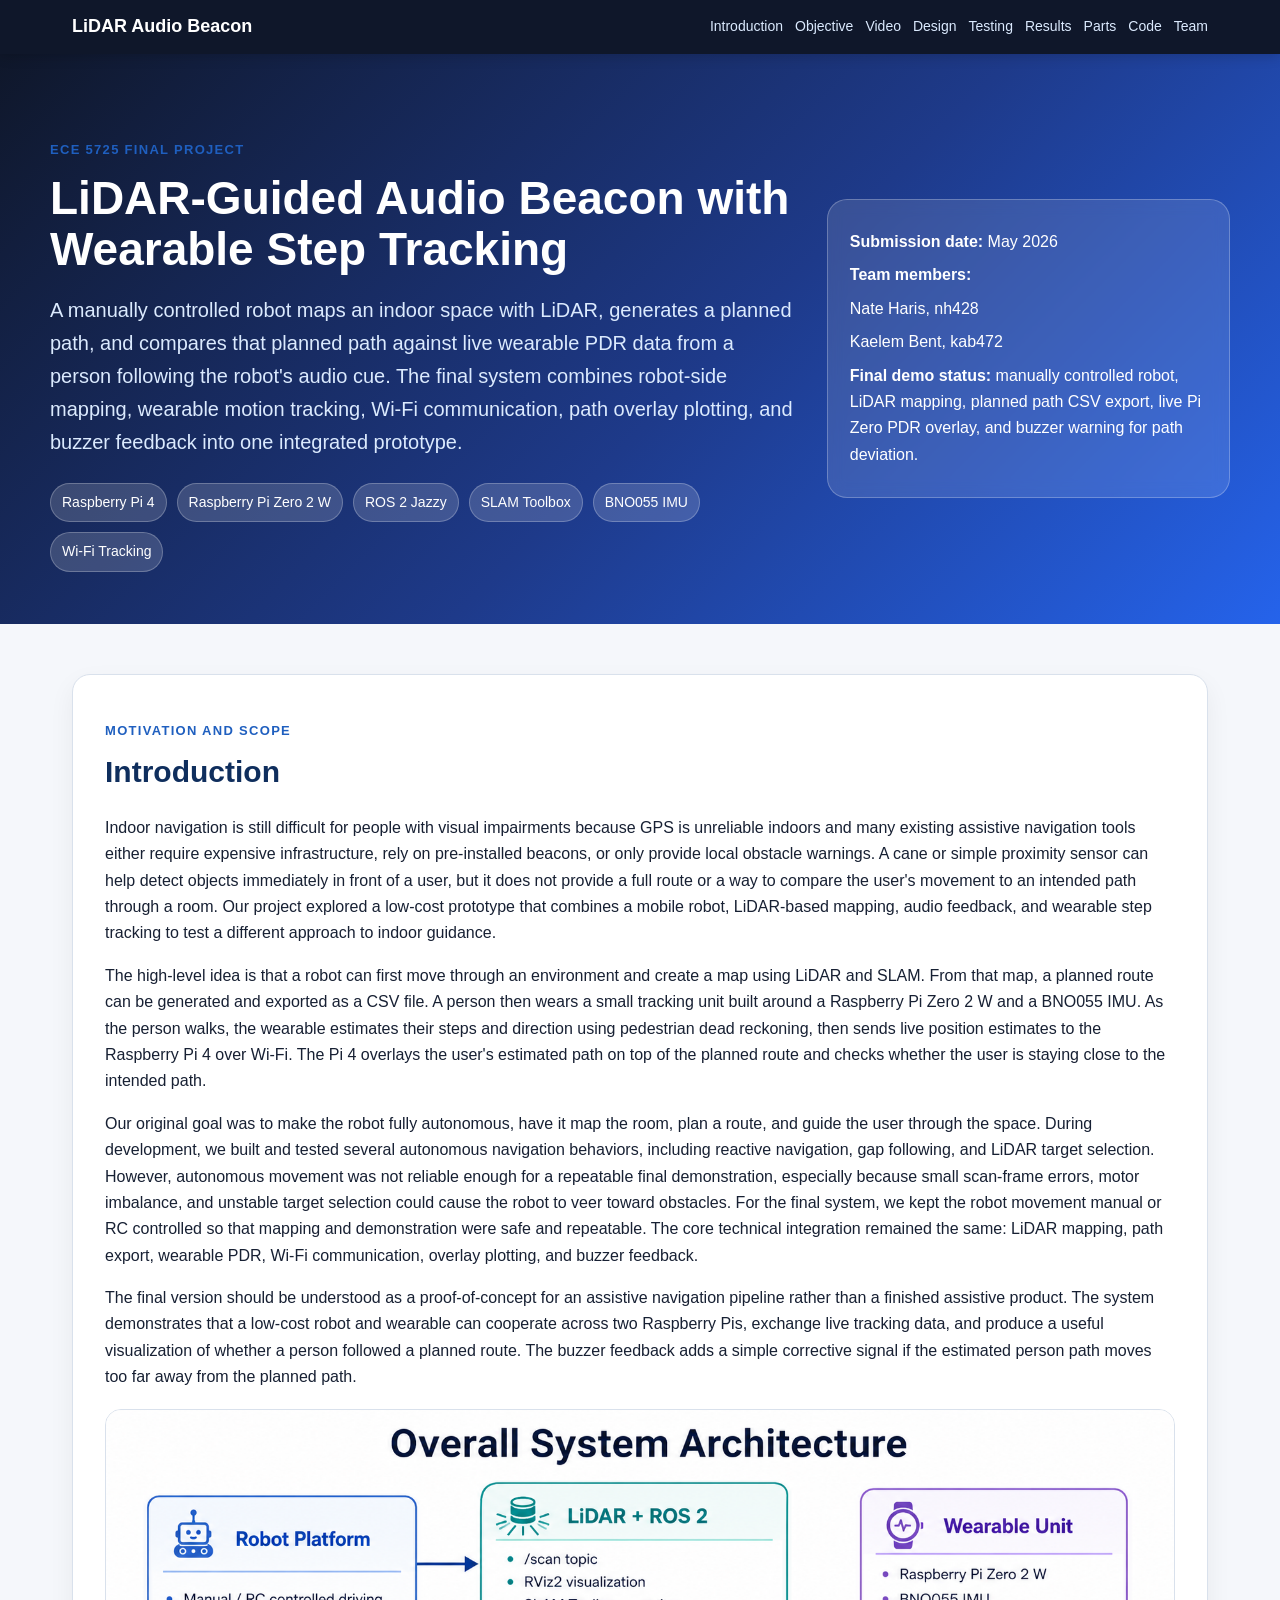
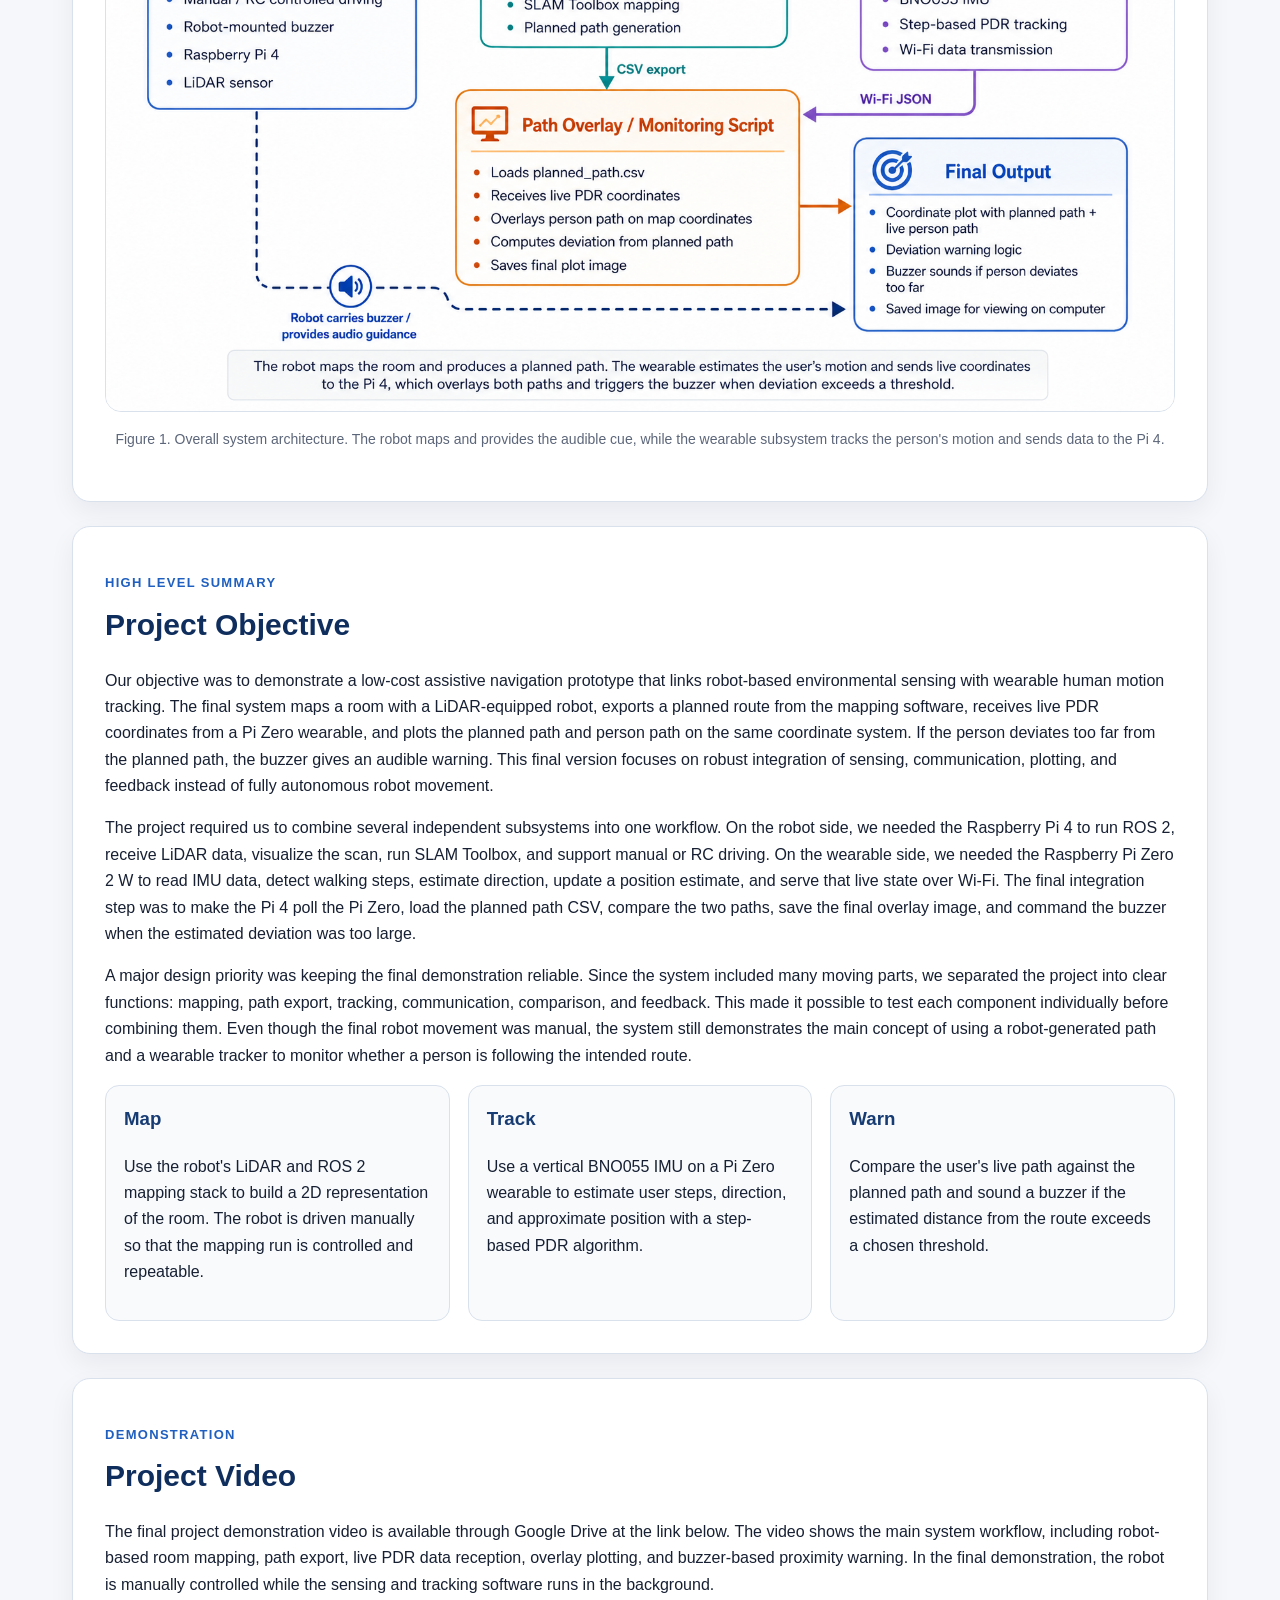
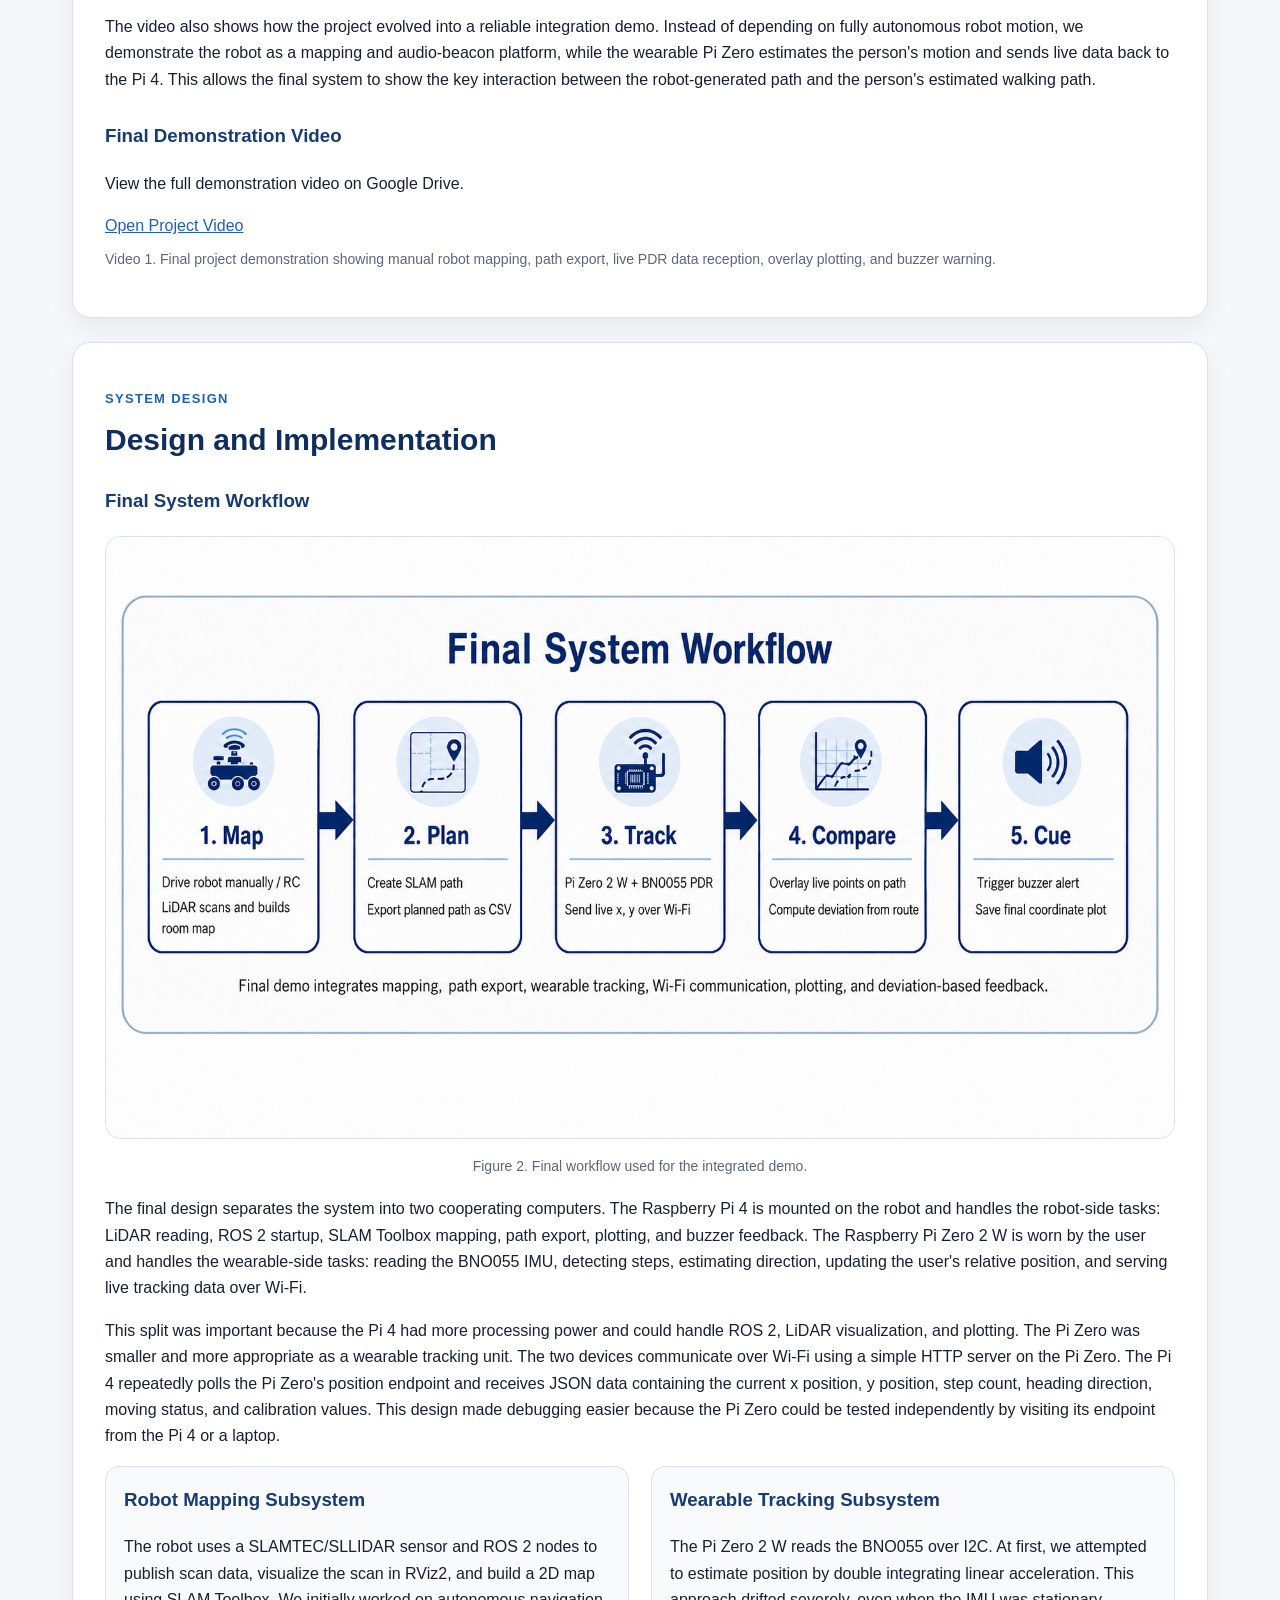
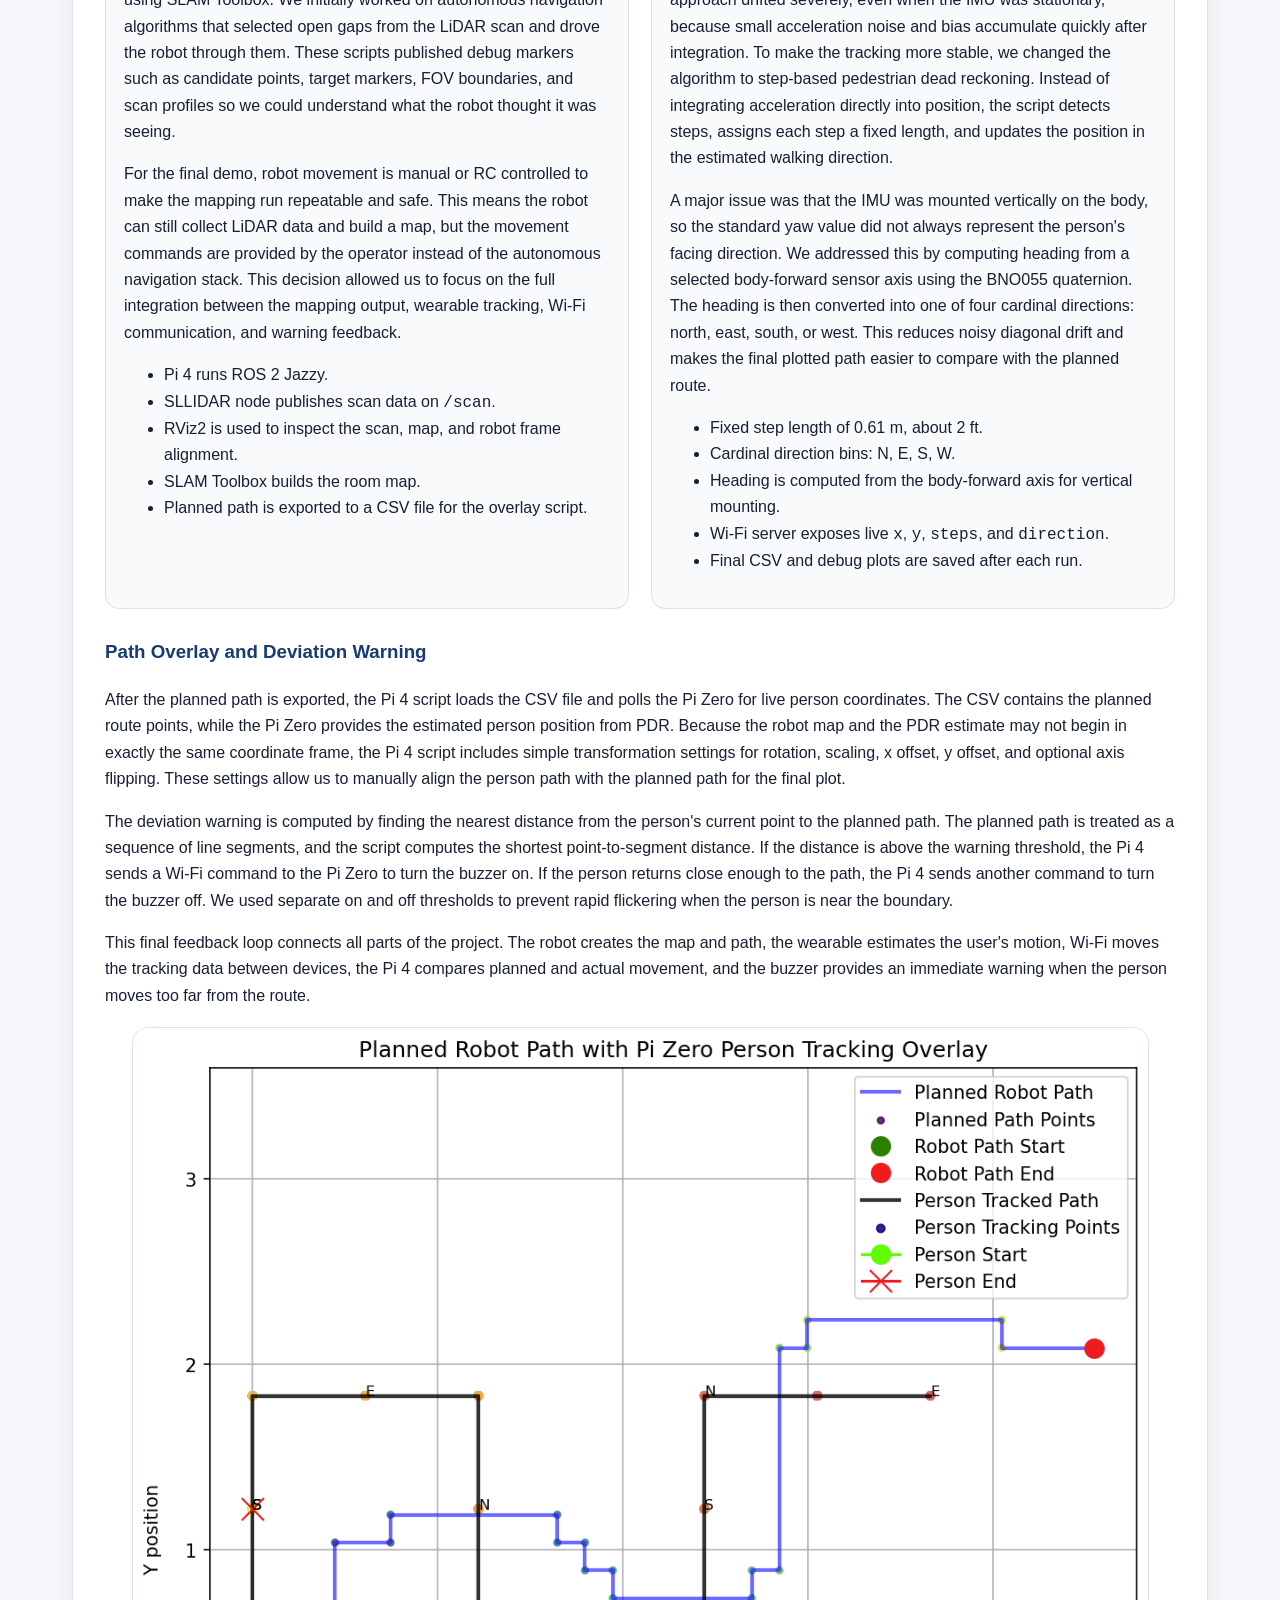
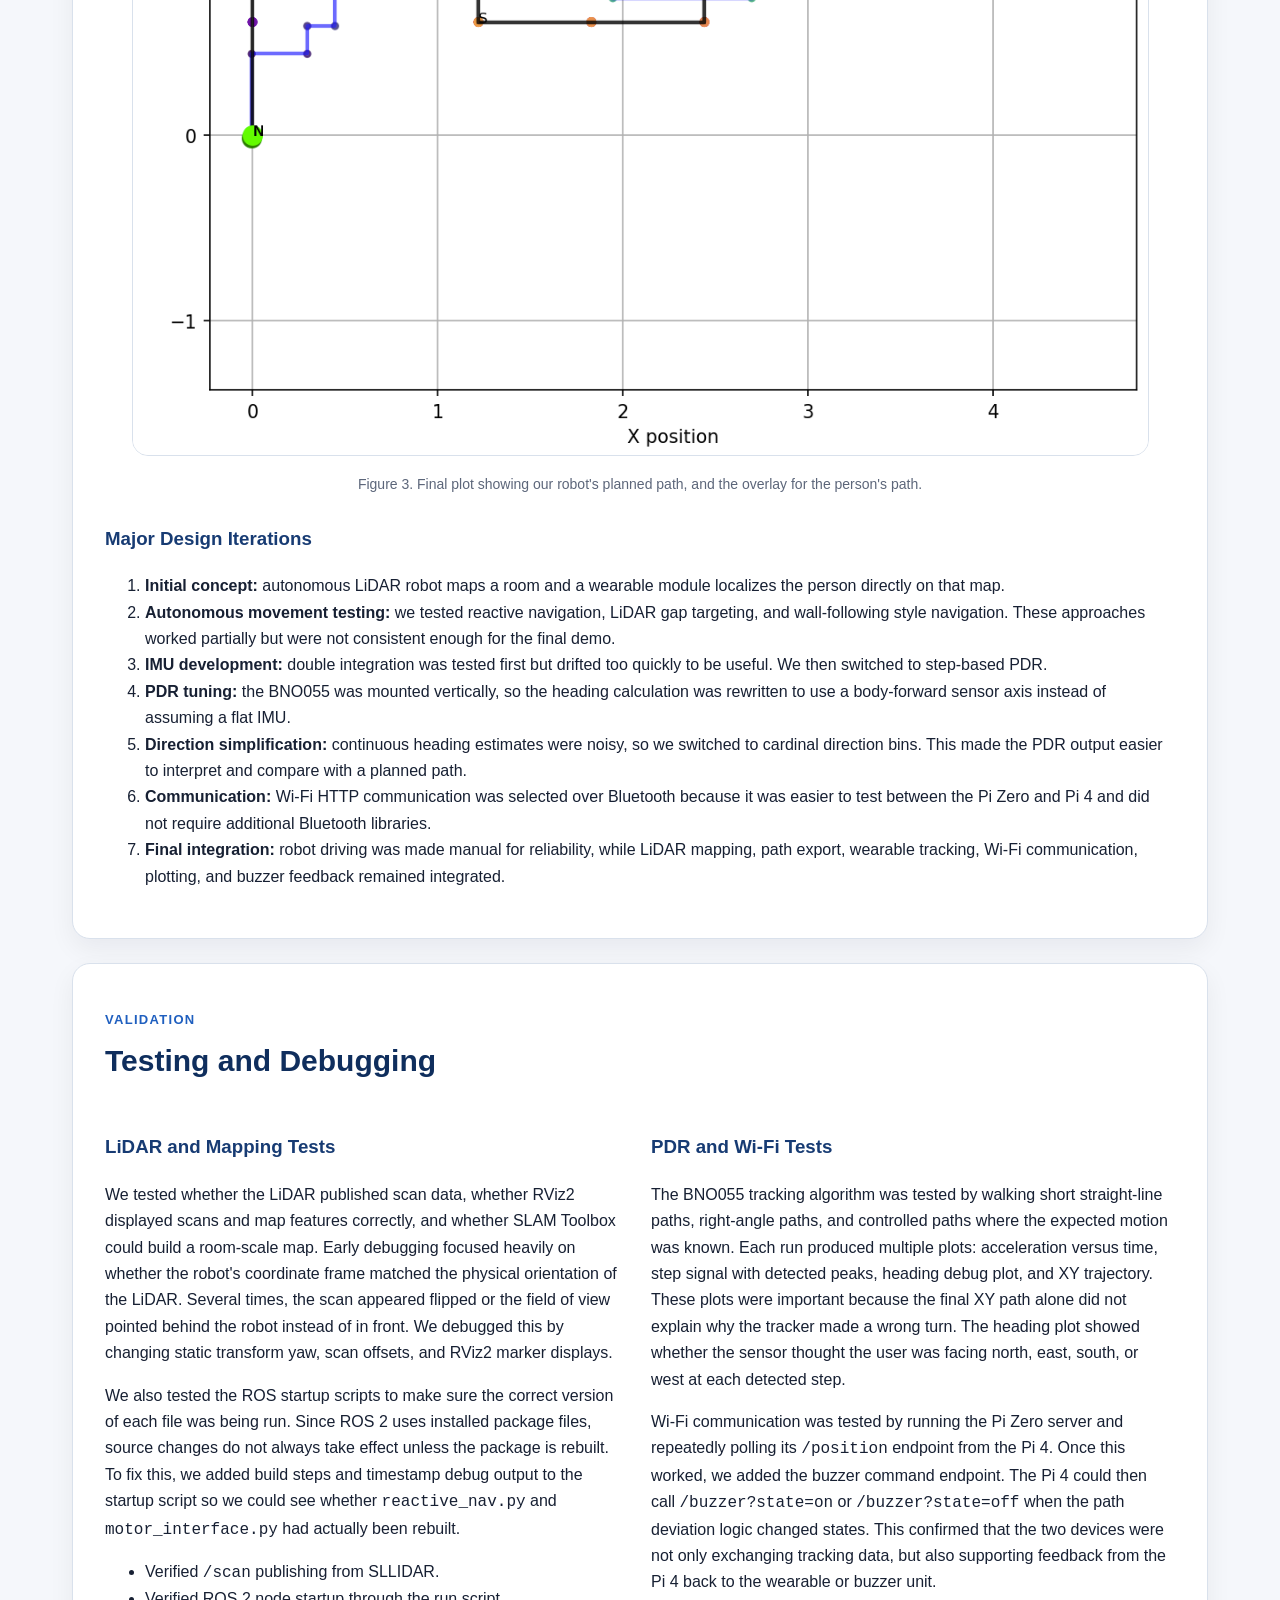
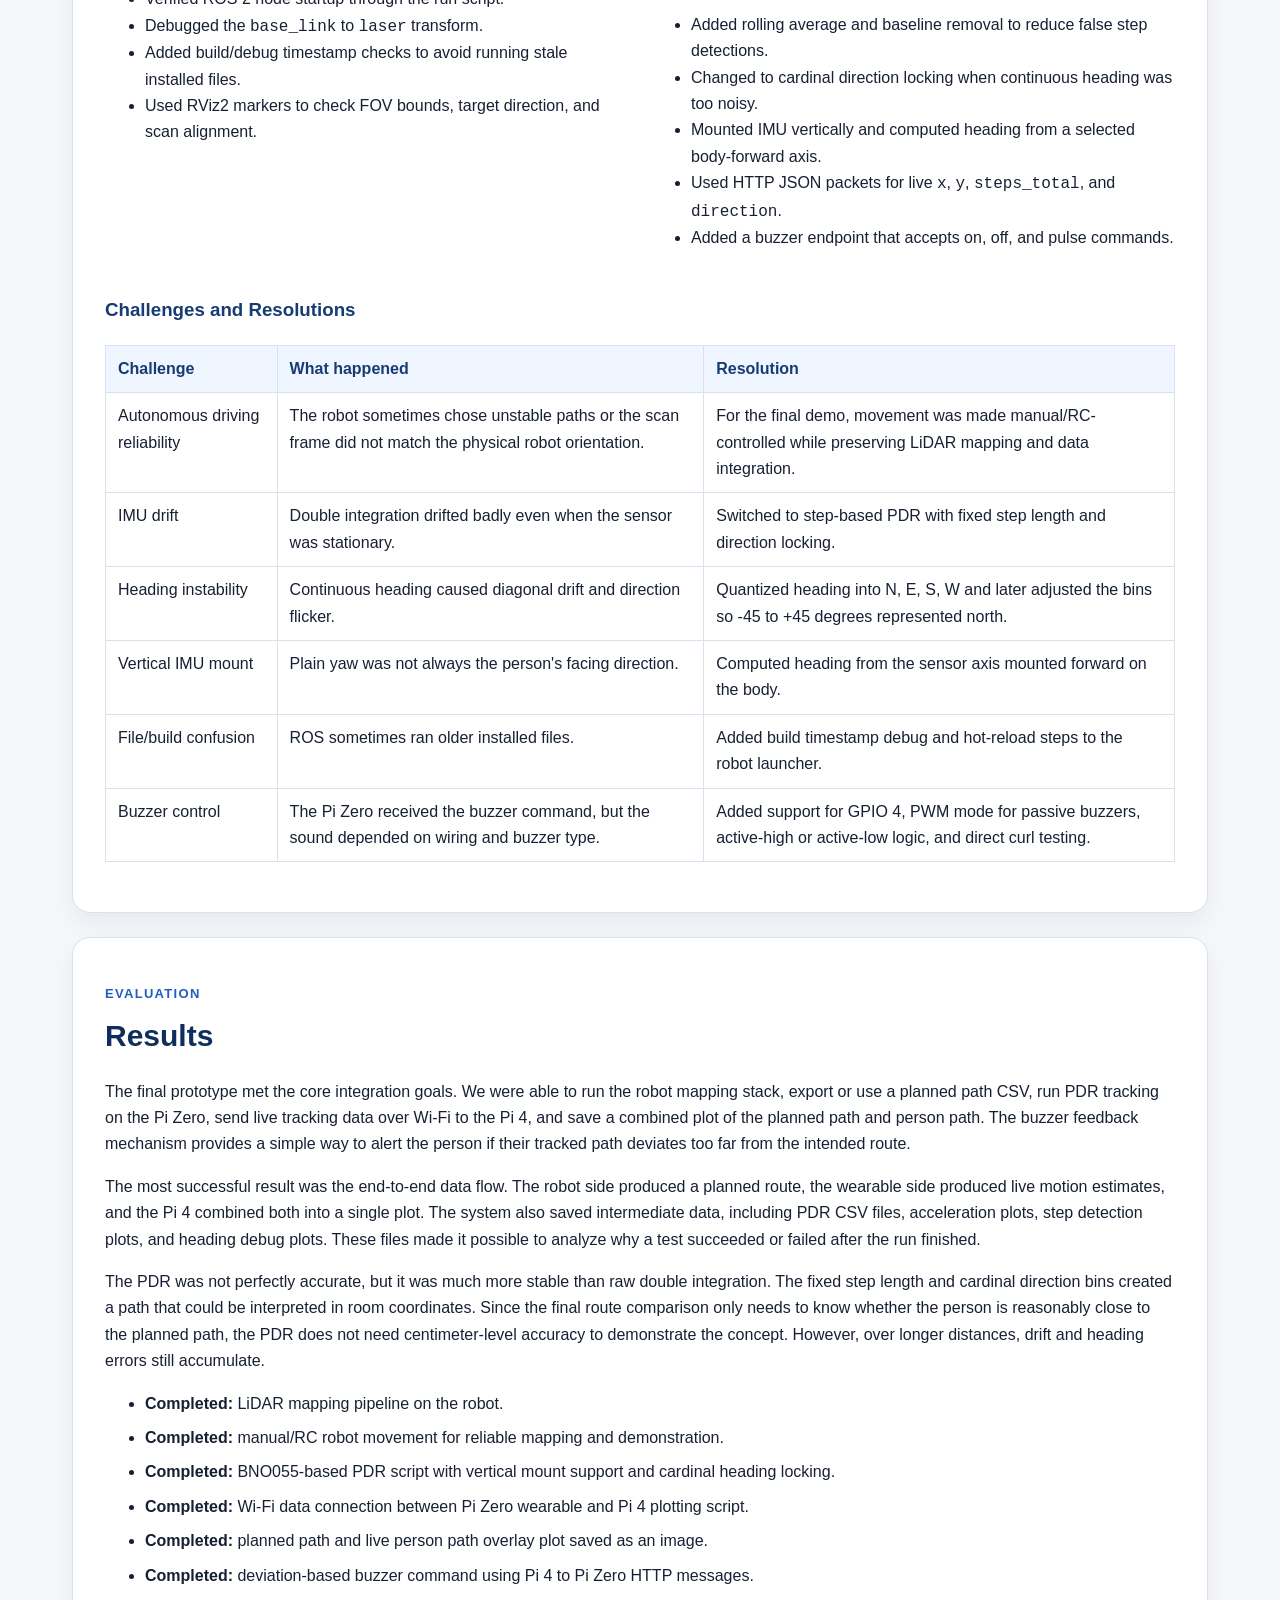
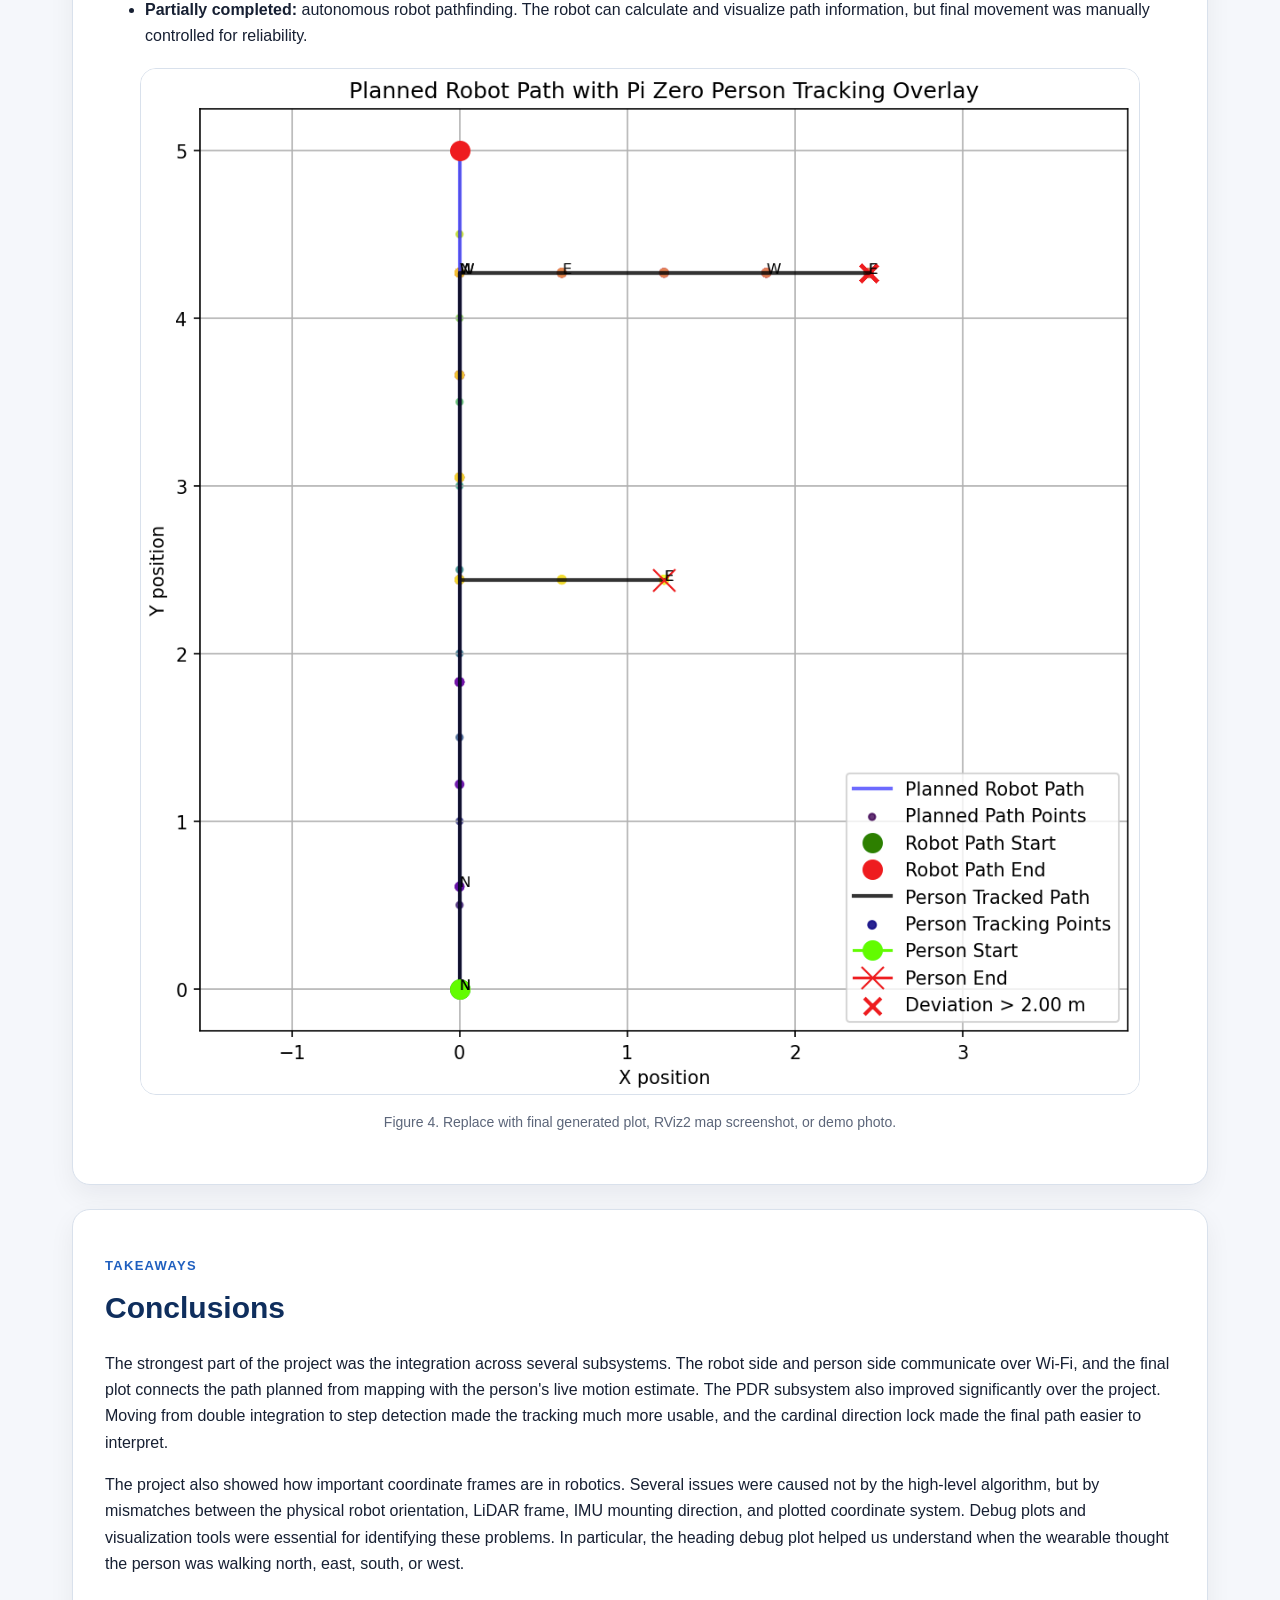
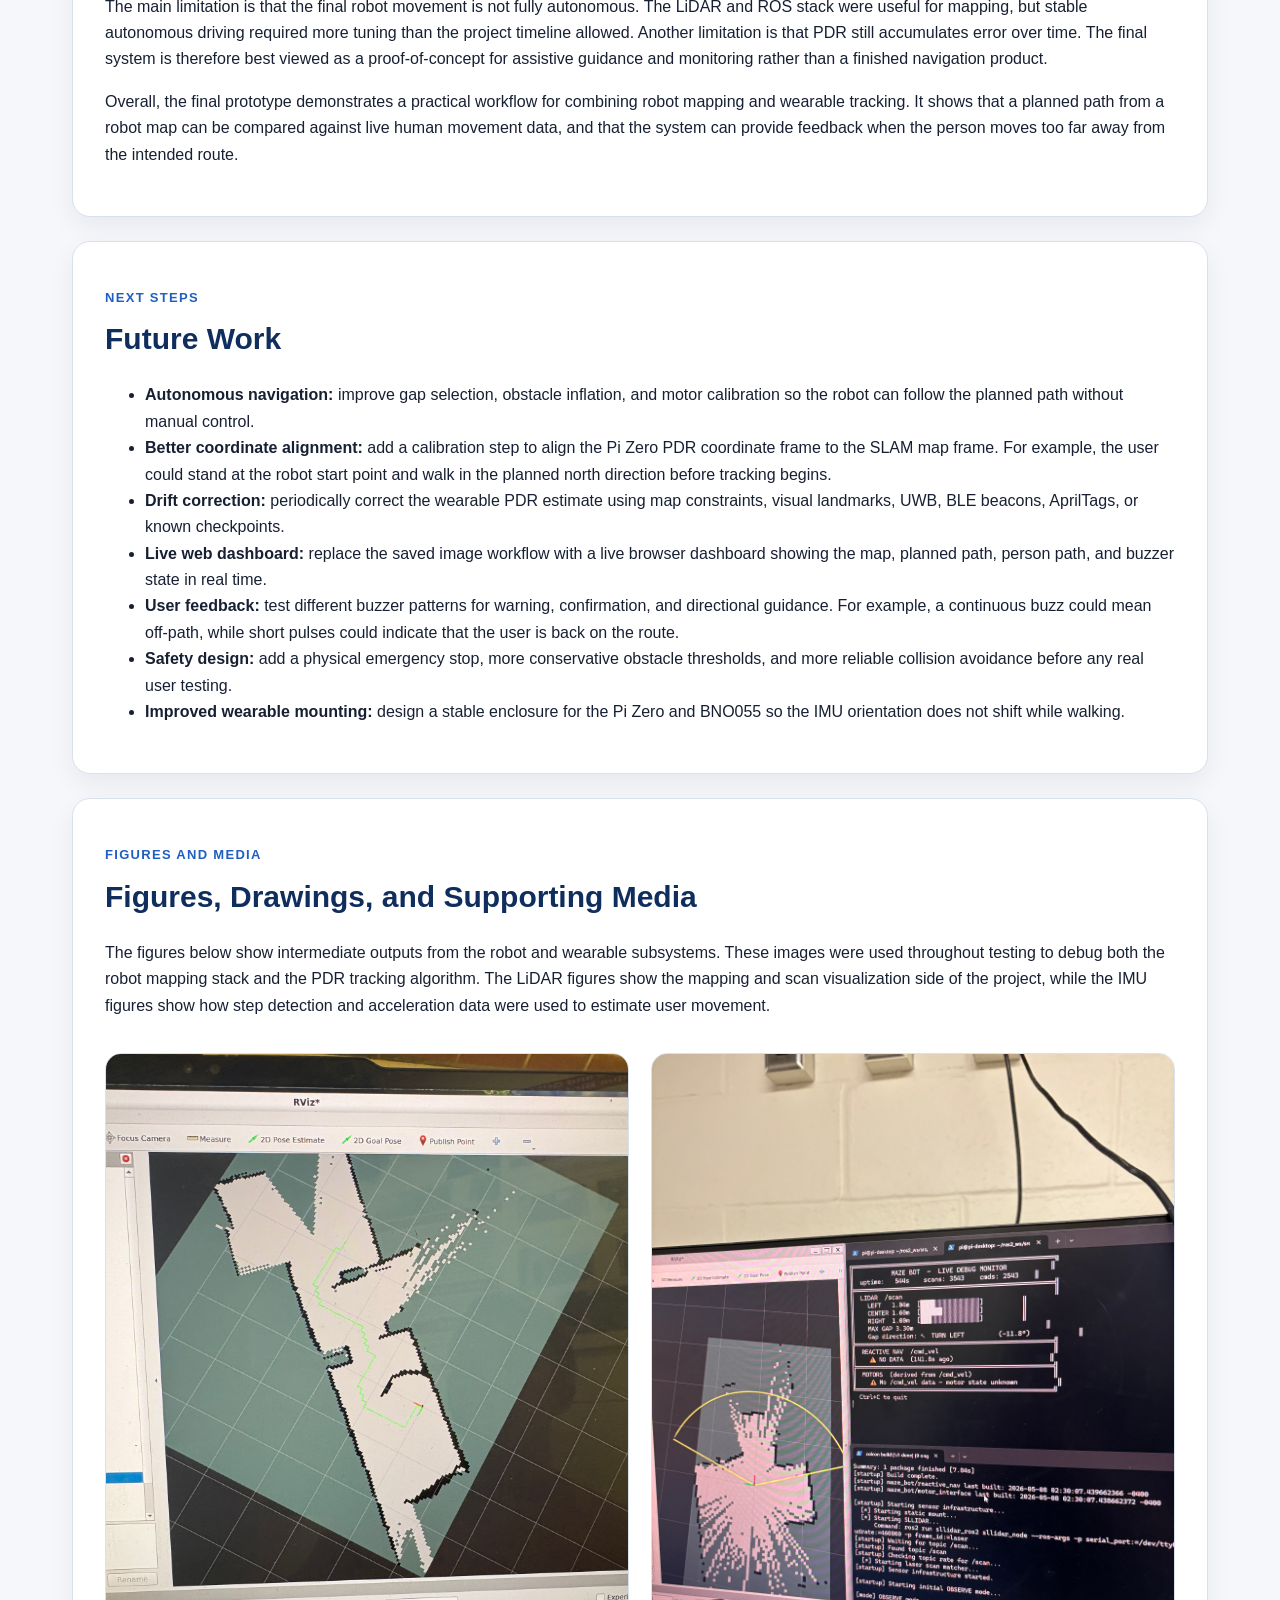
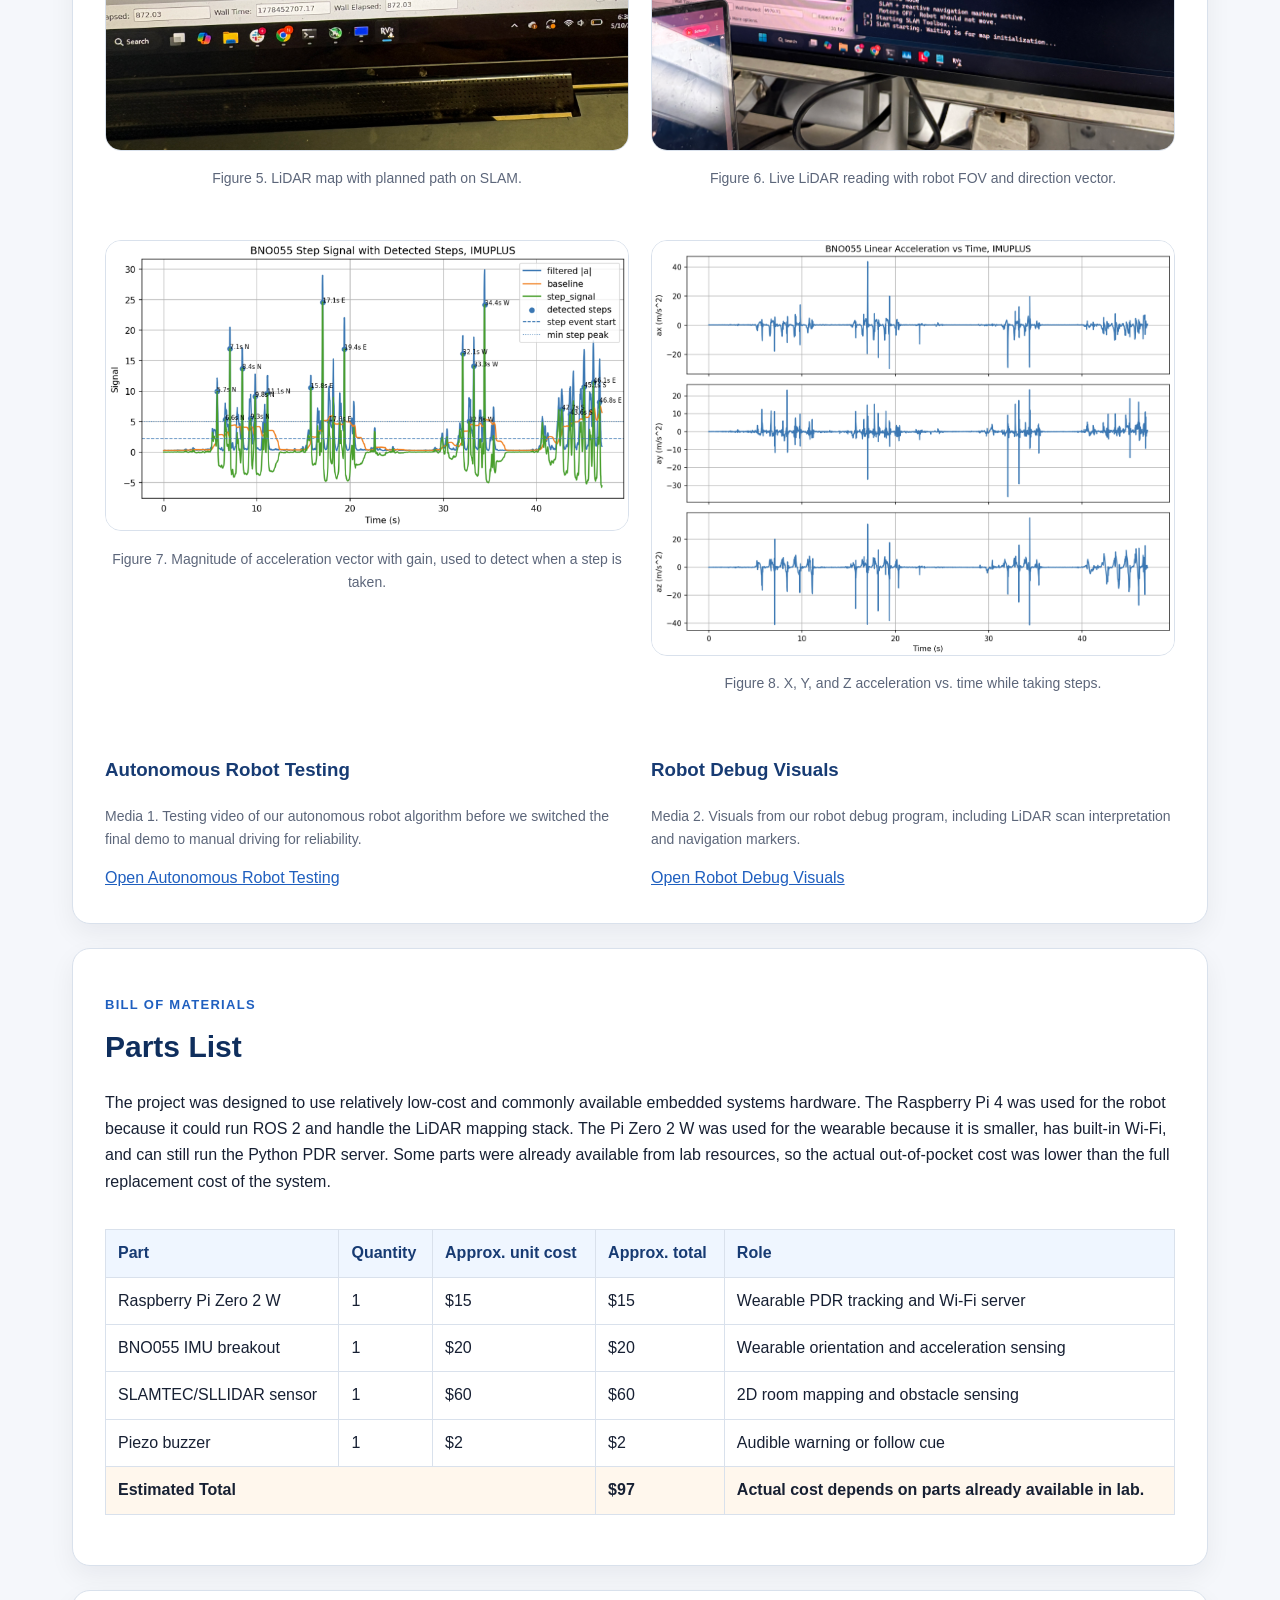
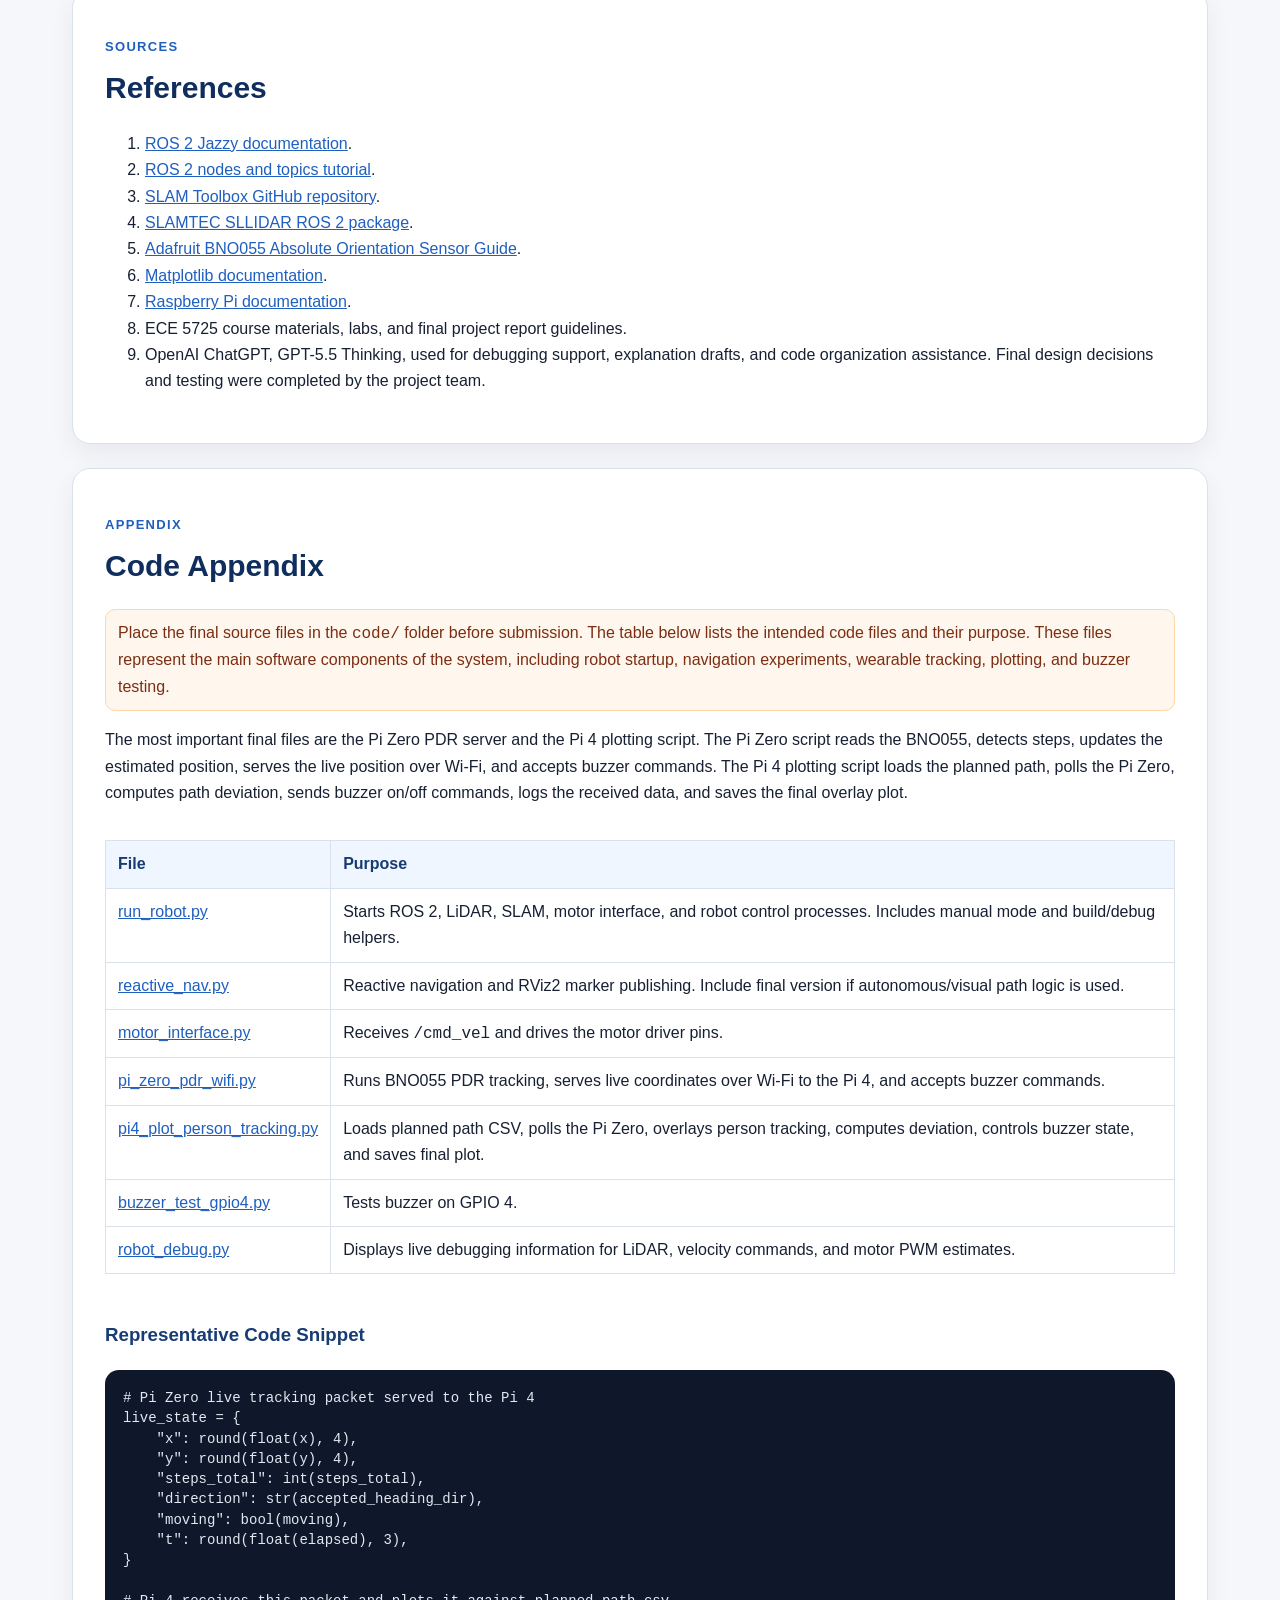
<file: index.html>
<!DOCTYPE html>
<html lang="en">
<head>
  <meta charset="utf-8">
  <meta name="viewport" content="width=device-width, initial-scale=1">
  <meta name="description" content="ECE 5725 final project report for a LiDAR-guided audio beacon robot with wearable IMU person tracking.">
  <meta name="author" content="Kaelem Bent and Nate Haris">
  <title>LiDAR-Guided Audio Beacon with Wearable Step Tracking</title>
  <link rel="stylesheet" href="starter-template.css">
</head>

<body>
  <nav class="navbar" aria-label="Main navigation">
    <div class="navbar-inner">
      <a class="brand" href="#top">LiDAR Audio Beacon</a>
      <div class="navlinks">
        <a href="#intro">Introduction</a>
        <a href="#objective">Objective</a>
        <a href="#video">Video</a>
        <a href="#design">Design</a>
        <a href="#testing">Testing</a>
        <a href="#results">Results</a>
        <a href="#parts">Parts</a>
        <a href="#code">Code</a>
        <a href="#team">Team</a>
      </div>
    </div>
  </nav>

  <header class="hero" id="top">
    <div class="hero-content">
      <div>
        <p class="kicker">ECE 5725 Final Project</p>
        <h1>LiDAR-Guided Audio Beacon with Wearable Step Tracking</h1>
        <p class="lead">
          A manually controlled robot maps an indoor space with LiDAR, generates a planned path, and compares that planned path against live wearable PDR data from a person following the robot's audio cue. The final system combines robot-side mapping, wearable motion tracking, Wi-Fi communication, path overlay plotting, and buzzer feedback into one integrated prototype.
        </p>
        <div class="badge-row">
          <span class="badge">Raspberry Pi 4</span>
          <span class="badge">Raspberry Pi Zero 2 W</span>
          <span class="badge">ROS 2 Jazzy</span>
          <span class="badge">SLAM Toolbox</span>
          <span class="badge">BNO055 IMU</span>
          <span class="badge">Wi-Fi Tracking</span>
        </div>
      </div>

      <aside class="hero-card">
        <p><strong>Submission date:</strong> May 2026</p>
        <p><strong>Team members:</strong></p>
        <p>Nate Haris, nh428</p>
        <p>Kaelem Bent, kab472</p>
        <p><strong>Final demo status:</strong> manually controlled robot, LiDAR mapping, planned path CSV export, live Pi Zero PDR overlay, and buzzer warning for path deviation.</p>
      </aside>
    </div>
  </header>

  <main class="container">
    <section class="section" id="intro">
      <p class="kicker">Motivation and Scope</p>
      <h2>Introduction</h2>

      <p>
        Indoor navigation is still difficult for people with visual impairments because GPS is unreliable indoors and many existing assistive navigation tools either require expensive infrastructure, rely on pre-installed beacons, or only provide local obstacle warnings. A cane or simple proximity sensor can help detect objects immediately in front of a user, but it does not provide a full route or a way to compare the user's movement to an intended path through a room. Our project explored a low-cost prototype that combines a mobile robot, LiDAR-based mapping, audio feedback, and wearable step tracking to test a different approach to indoor guidance.
      </p>

      <p>
        The high-level idea is that a robot can first move through an environment and create a map using LiDAR and SLAM. From that map, a planned route can be generated and exported as a CSV file. A person then wears a small tracking unit built around a Raspberry Pi Zero 2 W and a BNO055 IMU. As the person walks, the wearable estimates their steps and direction using pedestrian dead reckoning, then sends live position estimates to the Raspberry Pi 4 over Wi-Fi. The Pi 4 overlays the user's estimated path on top of the planned route and checks whether the user is staying close to the intended path.
      </p>

      <p>
        Our original goal was to make the robot fully autonomous, have it map the room, plan a route, and guide the user through the space. During development, we built and tested several autonomous navigation behaviors, including reactive navigation, gap following, and LiDAR target selection. However, autonomous movement was not reliable enough for a repeatable final demonstration, especially because small scan-frame errors, motor imbalance, and unstable target selection could cause the robot to veer toward obstacles. For the final system, we kept the robot movement manual or RC controlled so that mapping and demonstration were safe and repeatable. The core technical integration remained the same: LiDAR mapping, path export, wearable PDR, Wi-Fi communication, overlay plotting, and buzzer feedback.
      </p>

      <p>
        The final version should be understood as a proof-of-concept for an assistive navigation pipeline rather than a finished assistive product. The system demonstrates that a low-cost robot and wearable can cooperate across two Raspberry Pis, exchange live tracking data, and produce a useful visualization of whether a person followed a planned route. The buzzer feedback adds a simple corrective signal if the estimated person path moves too far away from the planned path.
      </p>

      <div class="figure">
        <img src="img/overall_system_arch.png" alt="System architecture diagram showing robot, LiDAR, Pi 4, Pi Zero wearable, Wi-Fi, plot overlay, and buzzer feedback.">
        <p class="caption">Figure 1. Overall system architecture. The robot maps and provides the audible cue, while the wearable subsystem tracks the person's motion and sends data to the Pi 4.</p>
      </div>
    </section>

    <section class="section" id="objective">
      <p class="kicker">High Level Summary</p>
      <h2>Project Objective</h2>

      <p>
        Our objective was to demonstrate a low-cost assistive navigation prototype that links robot-based environmental sensing with wearable human motion tracking. The final system maps a room with a LiDAR-equipped robot, exports a planned route from the mapping software, receives live PDR coordinates from a Pi Zero wearable, and plots the planned path and person path on the same coordinate system. If the person deviates too far from the planned path, the buzzer gives an audible warning. This final version focuses on robust integration of sensing, communication, plotting, and feedback instead of fully autonomous robot movement.
      </p>

      <p>
        The project required us to combine several independent subsystems into one workflow. On the robot side, we needed the Raspberry Pi 4 to run ROS 2, receive LiDAR data, visualize the scan, run SLAM Toolbox, and support manual or RC driving. On the wearable side, we needed the Raspberry Pi Zero 2 W to read IMU data, detect walking steps, estimate direction, update a position estimate, and serve that live state over Wi-Fi. The final integration step was to make the Pi 4 poll the Pi Zero, load the planned path CSV, compare the two paths, save the final overlay image, and command the buzzer when the estimated deviation was too large.
      </p>

      <p>
        A major design priority was keeping the final demonstration reliable. Since the system included many moving parts, we separated the project into clear functions: mapping, path export, tracking, communication, comparison, and feedback. This made it possible to test each component individually before combining them. Even though the final robot movement was manual, the system still demonstrates the main concept of using a robot-generated path and a wearable tracker to monitor whether a person is following the intended route.
      </p>

      <div class="grid-3">
        <div class="card">
          <h3>Map</h3>
          <p>
            Use the robot's LiDAR and ROS 2 mapping stack to build a 2D representation of the room. The robot is driven manually so that the mapping run is controlled and repeatable.
          </p>
        </div>

        <div class="card">
          <h3>Track</h3>
          <p>
            Use a vertical BNO055 IMU on a Pi Zero wearable to estimate user steps, direction, and approximate position with a step-based PDR algorithm.
          </p>
        </div>

        <div class="card">
          <h3>Warn</h3>
          <p>
            Compare the user's live path against the planned path and sound a buzzer if the estimated distance from the route exceeds a chosen threshold.
          </p>
        </div>
      </div>
    </section>

    <section class="section" id="video">
      <p class="kicker">Demonstration</p>
      <h2>Project Video</h2>

      <p>
        The final project demonstration video is available through Google Drive at the link below. The video shows the main system workflow, including robot-based room mapping, path export, live PDR data reception, overlay plotting, and buzzer-based proximity warning. In the final demonstration, the robot is manually controlled while the sensing and tracking software runs in the background.
      </p>

      <p>
        The video also shows how the project evolved into a reliable integration demo. Instead of depending on fully autonomous robot motion, we demonstrate the robot as a mapping and audio-beacon platform, while the wearable Pi Zero estimates the person's motion and sends live data back to the Pi 4. This allows the final system to show the key interaction between the robot-generated path and the person's estimated walking path.
      </p>

      <div class="video-link-card">
        <h3>Final Demonstration Video</h3>
        <p>
          View the full demonstration video on Google Drive.
        </p>
        <a 
          class="button-link" 
          href="https://drive.google.com/file/d/1sSxPw5KhJoVCqaaxgwFMG3gSOGrFm-MX/view?usp=drive_link" 
          target="_blank" 
          rel="noopener noreferrer"
        >
          Open Project Video
        </a>
      </div>

      <p class="caption">
        Video 1. Final project demonstration showing manual robot mapping, path export, live PDR data reception, overlay plotting, and buzzer warning.
      </p>
    </section>

    <section class="section" id="design">
      <p class="kicker">System Design</p>
      <h2>Design and Implementation</h2>

      <h3>Final System Workflow</h3>
      <div class="figure">
        <img src="img/workflow.png" alt="Workflow diagram from mapping to path export, person tracking, overlay comparison, and buzzer cue.">
        <p class="caption">Figure 2. Final workflow used for the integrated demo.</p>
      </div>

      <p>
        The final design separates the system into two cooperating computers. The Raspberry Pi 4 is mounted on the robot and handles the robot-side tasks: LiDAR reading, ROS 2 startup, SLAM Toolbox mapping, path export, plotting, and buzzer feedback. The Raspberry Pi Zero 2 W is worn by the user and handles the wearable-side tasks: reading the BNO055 IMU, detecting steps, estimating direction, updating the user's relative position, and serving live tracking data over Wi-Fi.
      </p>

      <p>
        This split was important because the Pi 4 had more processing power and could handle ROS 2, LiDAR visualization, and plotting. The Pi Zero was smaller and more appropriate as a wearable tracking unit. The two devices communicate over Wi-Fi using a simple HTTP server on the Pi Zero. The Pi 4 repeatedly polls the Pi Zero's position endpoint and receives JSON data containing the current x position, y position, step count, heading direction, moving status, and calibration values. This design made debugging easier because the Pi Zero could be tested independently by visiting its endpoint from the Pi 4 or a laptop.
      </p>

      <div class="grid-2">
        <div class="card">
          <h3>Robot Mapping Subsystem</h3>
          <p>
            The robot uses a SLAMTEC/SLLIDAR sensor and ROS 2 nodes to publish scan data, visualize the scan in RViz2, and build a 2D map using SLAM Toolbox. We initially worked on autonomous navigation algorithms that selected open gaps from the LiDAR scan and drove the robot through them. These scripts published debug markers such as candidate points, target markers, FOV boundaries, and scan profiles so we could understand what the robot thought it was seeing.
          </p>
          <p>
            For the final demo, robot movement is manual or RC controlled to make the mapping run repeatable and safe. This means the robot can still collect LiDAR data and build a map, but the movement commands are provided by the operator instead of the autonomous navigation stack. This decision allowed us to focus on the full integration between the mapping output, wearable tracking, Wi-Fi communication, and warning feedback.
          </p>
          <ul>
            <li>Pi 4 runs ROS 2 Jazzy.</li>
            <li>SLLIDAR node publishes scan data on <code>/scan</code>.</li>
            <li>RViz2 is used to inspect the scan, map, and robot frame alignment.</li>
            <li>SLAM Toolbox builds the room map.</li>
            <li>Planned path is exported to a CSV file for the overlay script.</li>
          </ul>
        </div>

        <div class="card">
          <h3>Wearable Tracking Subsystem</h3>
          <p>
            The Pi Zero 2 W reads the BNO055 over I2C. At first, we attempted to estimate position by double integrating linear acceleration. This approach drifted severely, even when the IMU was stationary, because small acceleration noise and bias accumulate quickly after integration. To make the tracking more stable, we changed the algorithm to step-based pedestrian dead reckoning. Instead of integrating acceleration directly into position, the script detects steps, assigns each step a fixed length, and updates the position in the estimated walking direction.
          </p>
          <p>
            A major issue was that the IMU was mounted vertically on the body, so the standard yaw value did not always represent the person's facing direction. We addressed this by computing heading from a selected body-forward sensor axis using the BNO055 quaternion. The heading is then converted into one of four cardinal directions: north, east, south, or west. This reduces noisy diagonal drift and makes the final plotted path easier to compare with the planned route.
          </p>
          <ul>
            <li>Fixed step length of 0.61 m, about 2 ft.</li>
            <li>Cardinal direction bins: N, E, S, W.</li>
            <li>Heading is computed from the body-forward axis for vertical mounting.</li>
            <li>Wi-Fi server exposes live <code>x</code>, <code>y</code>, <code>steps</code>, and <code>direction</code>.</li>
            <li>Final CSV and debug plots are saved after each run.</li>
          </ul>
        </div>
      </div>

      <h3>Path Overlay and Deviation Warning</h3>
      <p>
        After the planned path is exported, the Pi 4 script loads the CSV file and polls the Pi Zero for live person coordinates. The CSV contains the planned route points, while the Pi Zero provides the estimated person position from PDR. Because the robot map and the PDR estimate may not begin in exactly the same coordinate frame, the Pi 4 script includes simple transformation settings for rotation, scaling, x offset, y offset, and optional axis flipping. These settings allow us to manually align the person path with the planned path for the final plot.
      </p>

      <p>
        The deviation warning is computed by finding the nearest distance from the person's current point to the planned path. The planned path is treated as a sequence of line segments, and the script computes the shortest point-to-segment distance. If the distance is above the warning threshold, the Pi 4 sends a Wi-Fi command to the Pi Zero to turn the buzzer on. If the person returns close enough to the path, the Pi 4 sends another command to turn the buzzer off. We used separate on and off thresholds to prevent rapid flickering when the person is near the boundary.
      </p>

      <p>
        This final feedback loop connects all parts of the project. The robot creates the map and path, the wearable estimates the user's motion, Wi-Fi moves the tracking data between devices, the Pi 4 compares planned and actual movement, and the buzzer provides an immediate warning when the person moves too far from the route.
      </p>

      <div class="figure">
        <img src="img/path_overlay.png" alt="Placeholder plot showing planned path, person tracking path, and deviation alert point.">
        <p class="caption">Figure 3. Final plot showing our robot's planned path, and the overlay for the person's path.</p>
      </div>

      <h3>Major Design Iterations</h3>
      <ol>
        <li><strong>Initial concept:</strong> autonomous LiDAR robot maps a room and a wearable module localizes the person directly on that map.</li>
        <li><strong>Autonomous movement testing:</strong> we tested reactive navigation, LiDAR gap targeting, and wall-following style navigation. These approaches worked partially but were not consistent enough for the final demo.</li>
        <li><strong>IMU development:</strong> double integration was tested first but drifted too quickly to be useful. We then switched to step-based PDR.</li>
        <li><strong>PDR tuning:</strong> the BNO055 was mounted vertically, so the heading calculation was rewritten to use a body-forward sensor axis instead of assuming a flat IMU.</li>
        <li><strong>Direction simplification:</strong> continuous heading estimates were noisy, so we switched to cardinal direction bins. This made the PDR output easier to interpret and compare with a planned path.</li>
        <li><strong>Communication:</strong> Wi-Fi HTTP communication was selected over Bluetooth because it was easier to test between the Pi Zero and Pi 4 and did not require additional Bluetooth libraries.</li>
        <li><strong>Final integration:</strong> robot driving was made manual for reliability, while LiDAR mapping, path export, wearable tracking, Wi-Fi communication, plotting, and buzzer feedback remained integrated.</li>
      </ol>
    </section>

    <section class="section" id="testing">
      <p class="kicker">Validation</p>
      <h2>Testing and Debugging</h2>

      <div class="grid-2">
        <div>
          <h3>LiDAR and Mapping Tests</h3>
          <p>
            We tested whether the LiDAR published scan data, whether RViz2 displayed scans and map features correctly, and whether SLAM Toolbox could build a room-scale map. Early debugging focused heavily on whether the robot's coordinate frame matched the physical orientation of the LiDAR. Several times, the scan appeared flipped or the field of view pointed behind the robot instead of in front. We debugged this by changing static transform yaw, scan offsets, and RViz2 marker displays.
          </p>
          <p>
            We also tested the ROS startup scripts to make sure the correct version of each file was being run. Since ROS 2 uses installed package files, source changes do not always take effect unless the package is rebuilt. To fix this, we added build steps and timestamp debug output to the startup script so we could see whether <code>reactive_nav.py</code> and <code>motor_interface.py</code> had actually been rebuilt.
          </p>
          <ul>
            <li>Verified <code>/scan</code> publishing from SLLIDAR.</li>
            <li>Verified ROS 2 node startup through the run script.</li>
            <li>Debugged the <code>base_link</code> to <code>laser</code> transform.</li>
            <li>Added build/debug timestamp checks to avoid running stale installed files.</li>
            <li>Used RViz2 markers to check FOV bounds, target direction, and scan alignment.</li>
          </ul>
        </div>

        <div>
          <h3>PDR and Wi-Fi Tests</h3>
          <p>
            The BNO055 tracking algorithm was tested by walking short straight-line paths, right-angle paths, and controlled paths where the expected motion was known. Each run produced multiple plots: acceleration versus time, step signal with detected peaks, heading debug plot, and XY trajectory. These plots were important because the final XY path alone did not explain why the tracker made a wrong turn. The heading plot showed whether the sensor thought the user was facing north, east, south, or west at each detected step.
          </p>
          <p>
            Wi-Fi communication was tested by running the Pi Zero server and repeatedly polling its <code>/position</code> endpoint from the Pi 4. Once this worked, we added the buzzer command endpoint. The Pi 4 could then call <code>/buzzer?state=on</code> or <code>/buzzer?state=off</code> when the path deviation logic changed states. This confirmed that the two devices were not only exchanging tracking data, but also supporting feedback from the Pi 4 back to the wearable or buzzer unit.
          </p>
          <ul>
            <li>Added rolling average and baseline removal to reduce false step detections.</li>
            <li>Changed to cardinal direction locking when continuous heading was too noisy.</li>
            <li>Mounted IMU vertically and computed heading from a selected body-forward axis.</li>
            <li>Used HTTP JSON packets for live <code>x</code>, <code>y</code>, <code>steps_total</code>, and <code>direction</code>.</li>
            <li>Added a buzzer endpoint that accepts on, off, and pulse commands.</li>
          </ul>
        </div>
      </div>

      <h3>Challenges and Resolutions</h3>
      <table>
        <thead>
          <tr>
            <th>Challenge</th>
            <th>What happened</th>
            <th>Resolution</th>
          </tr>
        </thead>
        <tbody>
          <tr>
            <td>Autonomous driving reliability</td>
            <td>The robot sometimes chose unstable paths or the scan frame did not match the physical robot orientation.</td>
            <td>For the final demo, movement was made manual/RC-controlled while preserving LiDAR mapping and data integration.</td>
          </tr>
          <tr>
            <td>IMU drift</td>
            <td>Double integration drifted badly even when the sensor was stationary.</td>
            <td>Switched to step-based PDR with fixed step length and direction locking.</td>
          </tr>
          <tr>
            <td>Heading instability</td>
            <td>Continuous heading caused diagonal drift and direction flicker.</td>
            <td>Quantized heading into N, E, S, W and later adjusted the bins so -45 to +45 degrees represented north.</td>
          </tr>
          <tr>
            <td>Vertical IMU mount</td>
            <td>Plain yaw was not always the person's facing direction.</td>
            <td>Computed heading from the sensor axis mounted forward on the body.</td>
          </tr>
          <tr>
            <td>File/build confusion</td>
            <td>ROS sometimes ran older installed files.</td>
            <td>Added build timestamp debug and hot-reload steps to the robot launcher.</td>
          </tr>
          <tr>
            <td>Buzzer control</td>
            <td>The Pi Zero received the buzzer command, but the sound depended on wiring and buzzer type.</td>
            <td>Added support for GPIO 4, PWM mode for passive buzzers, active-high or active-low logic, and direct curl testing.</td>
          </tr>
        </tbody>
      </table>
    </section>

    <section class="section" id="results">
      <p class="kicker">Evaluation</p>
      <h2>Results</h2>

      <p>
        The final prototype met the core integration goals. We were able to run the robot mapping stack, export or use a planned path CSV, run PDR tracking on the Pi Zero, send live tracking data over Wi-Fi to the Pi 4, and save a combined plot of the planned path and person path. The buzzer feedback mechanism provides a simple way to alert the person if their tracked path deviates too far from the intended route.
      </p>

      <p>
        The most successful result was the end-to-end data flow. The robot side produced a planned route, the wearable side produced live motion estimates, and the Pi 4 combined both into a single plot. The system also saved intermediate data, including PDR CSV files, acceleration plots, step detection plots, and heading debug plots. These files made it possible to analyze why a test succeeded or failed after the run finished.
      </p>

      <p>
        The PDR was not perfectly accurate, but it was much more stable than raw double integration. The fixed step length and cardinal direction bins created a path that could be interpreted in room coordinates. Since the final route comparison only needs to know whether the person is reasonably close to the planned path, the PDR does not need centimeter-level accuracy to demonstrate the concept. However, over longer distances, drift and heading errors still accumulate.
      </p>

      <ul class="status-list">
        <li><strong>Completed:</strong> LiDAR mapping pipeline on the robot.</li>
        <li><strong>Completed:</strong> manual/RC robot movement for reliable mapping and demonstration.</li>
        <li><strong>Completed:</strong> BNO055-based PDR script with vertical mount support and cardinal heading locking.</li>
        <li><strong>Completed:</strong> Wi-Fi data connection between Pi Zero wearable and Pi 4 plotting script.</li>
        <li><strong>Completed:</strong> planned path and live person path overlay plot saved as an image.</li>
        <li><strong>Completed:</strong> deviation-based buzzer command using Pi 4 to Pi Zero HTTP messages.</li>
        <li><strong>Partially completed:</strong> autonomous robot pathfinding. The robot can calculate and visualize path information, but final movement was manually controlled for reliability.</li>
      </ul>

      <div class="figure">
        <img src="img/warning_detect.png" alt="Placeholder for final demo screenshot or generated plot.">
        <p class="caption">Figure 4. Replace with final generated plot, RViz2 map screenshot, or demo photo.</p>
      </div>
    </section>

    <section class="section" id="conclusions">
      <p class="kicker">Takeaways</p>
      <h2>Conclusions</h2>

      <p>
        The strongest part of the project was the integration across several subsystems. The robot side and person side communicate over Wi-Fi, and the final plot connects the path planned from mapping with the person's live motion estimate. The PDR subsystem also improved significantly over the project. Moving from double integration to step detection made the tracking much more usable, and the cardinal direction lock made the final path easier to interpret.
      </p>

      <p>
        The project also showed how important coordinate frames are in robotics. Several issues were caused not by the high-level algorithm, but by mismatches between the physical robot orientation, LiDAR frame, IMU mounting direction, and plotted coordinate system. Debug plots and visualization tools were essential for identifying these problems. In particular, the heading debug plot helped us understand when the wearable thought the person was walking north, east, south, or west.
      </p>

      <p>
        The main limitation is that the final robot movement is not fully autonomous. The LiDAR and ROS stack were useful for mapping, but stable autonomous driving required more tuning than the project timeline allowed. Another limitation is that PDR still accumulates error over time. The final system is therefore best viewed as a proof-of-concept for assistive guidance and monitoring rather than a finished navigation product.
      </p>

      <p>
        Overall, the final prototype demonstrates a practical workflow for combining robot mapping and wearable tracking. It shows that a planned path from a robot map can be compared against live human movement data, and that the system can provide feedback when the person moves too far away from the intended route.
      </p>
    </section>

    <section class="section" id="future">
      <p class="kicker">Next Steps</p>
      <h2>Future Work</h2>

      <ul>
        <li><strong>Autonomous navigation:</strong> improve gap selection, obstacle inflation, and motor calibration so the robot can follow the planned path without manual control.</li>
        <li><strong>Better coordinate alignment:</strong> add a calibration step to align the Pi Zero PDR coordinate frame to the SLAM map frame. For example, the user could stand at the robot start point and walk in the planned north direction before tracking begins.</li>
        <li><strong>Drift correction:</strong> periodically correct the wearable PDR estimate using map constraints, visual landmarks, UWB, BLE beacons, AprilTags, or known checkpoints.</li>
        <li><strong>Live web dashboard:</strong> replace the saved image workflow with a live browser dashboard showing the map, planned path, person path, and buzzer state in real time.</li>
        <li><strong>User feedback:</strong> test different buzzer patterns for warning, confirmation, and directional guidance. For example, a continuous buzz could mean off-path, while short pulses could indicate that the user is back on the route.</li>
        <li><strong>Safety design:</strong> add a physical emergency stop, more conservative obstacle thresholds, and more reliable collision avoidance before any real user testing.</li>
        <li><strong>Improved wearable mounting:</strong> design a stable enclosure for the Pi Zero and BNO055 so the IMU orientation does not shift while walking.</li>
      </ul>
    </section>

    <section class="section" id="supporting-media">
      <p class="kicker">Figures and Media</p>
      <h2>Figures, Drawings, and Supporting Media</h2>

      <p>
        The figures below show intermediate outputs from the robot and wearable subsystems. These images were used throughout testing to debug both the robot mapping stack and the PDR tracking algorithm. The LiDAR figures show the mapping and scan visualization side of the project, while the IMU figures show how step detection and acceleration data were used to estimate user movement.
      </p>

      <div class="grid-2">
        <div class="figure">
          <img src="img/lidar_map.JPG" alt="LiDAR map with planned path on SLAM.">
          <p class="caption">Figure 5. LiDAR map with planned path on SLAM.</p>
        </div>

        <div class="figure">
          <img src="img/lidar_fov.JPEG" alt="Live LiDAR reading with robot FOV and direction vector.">
          <p class="caption">Figure 6. Live LiDAR reading with robot FOV and direction vector.</p>
        </div>
      </div>

      <div class="grid-2">
        <div class="figure">
          <img src="img/step_signal.png" alt="Magnitude of acceleration vector used for step detection.">
          <p class="caption">Figure 7. Magnitude of acceleration vector with gain, used to detect when a step is taken.</p>
        </div>

        <div class="figure">
          <img src="img/xyz_acc.png" alt="X, Y, and Z acceleration versus time while taking steps.">
          <p class="caption">Figure 8. X, Y, and Z acceleration vs. time while taking steps.</p>
        </div>
      </div>

      <div class="grid-2 media-links">
        <div class="media-card">
          <h3>Autonomous Robot Testing</h3>
          <p class="caption">
            Media 1. Testing video of our autonomous robot algorithm before we switched the final demo to manual driving for reliability.
          </p>
          <a
            class="button-link"
            href="https://drive.google.com/file/d/1TIonOZ_LB4VRVg4SCGnO6x7ZbnMniEUB/view?usp=sharing"
            target="_blank"
            rel="noopener noreferrer"
          >
            Open Autonomous Robot Testing
          </a>
        </div>

        <div class="media-card">
          <h3>Robot Debug Visuals</h3>
          <p class="caption">
            Media 2. Visuals from our robot debug program, including LiDAR scan interpretation and navigation markers.
          </p>
          <a
            class="button-link"
            href="https://drive.google.com/file/d/1Y78wKRqxc11bn64VHarpGaZG9ceMALrU/view?usp=sharing"
            target="_blank"
            rel="noopener noreferrer"
          >
            Open Robot Debug Visuals
          </a>
        </div>
      </div>
    </section>

    <section class="section" id="parts">
      <p class="kicker">Bill of Materials</p>
      <h2>Parts List</h2>

      <p>
        The project was designed to use relatively low-cost and commonly available embedded systems hardware. The Raspberry Pi 4 was used for the robot because it could run ROS 2 and handle the LiDAR mapping stack. The Pi Zero 2 W was used for the wearable because it is smaller, has built-in Wi-Fi, and can still run the Python PDR server. Some parts were already available from lab resources, so the actual out-of-pocket cost was lower than the full replacement cost of the system.
      </p>

      <div class="table-wrap">
        <table>
          <thead>
            <tr>
              <th>Part</th>
              <th>Quantity</th>
              <th>Approx. unit cost</th>
              <th>Approx. total</th>
              <th>Role</th>
            </tr>
          </thead>
          <tbody>
            <tr><td>Raspberry Pi Zero 2 W</td><td>1</td><td>$15</td><td>$15</td><td>Wearable PDR tracking and Wi-Fi server</td></tr>
            <tr><td>BNO055 IMU breakout</td><td>1</td><td>$20</td><td>$20</td><td>Wearable orientation and acceleration sensing</td></tr>
            <tr><td>SLAMTEC/SLLIDAR sensor</td><td>1</td><td>$60</td><td>$60</td><td>2D room mapping and obstacle sensing</td></tr>
            <tr><td>Piezo buzzer</td><td>1</td><td>$2</td><td>$2</td><td>Audible warning or follow cue</td></tr>
            <tr class="total-row"><td colspan="3">Estimated Total</td><td>$97</td><td>Actual cost depends on parts already available in lab.</td></tr>
          </tbody>
        </table>
      </div>
    </section>

    <section class="section" id="references">
      <p class="kicker">Sources</p>
      <h2>References</h2>
      <ol>
        <li><a href="https://docs.ros.org/en/jazzy/index.html">ROS 2 Jazzy documentation</a>.</li>
        <li><a href="https://docs.ros.org/en/jazzy/Tutorials/Beginner-CLI-Tools/Understanding-ROS2-Nodes/Understanding-ROS2-Nodes.html">ROS 2 nodes and topics tutorial</a>.</li>
        <li><a href="https://github.com/SteveMacenski/slam_toolbox">SLAM Toolbox GitHub repository</a>.</li>
        <li><a href="https://github.com/Slamtec/sllidar_ros2">SLAMTEC SLLIDAR ROS 2 package</a>.</li>
        <li><a href="https://learn.adafruit.com/adafruit-bno055-absolute-orientation-sensor/overview">Adafruit BNO055 Absolute Orientation Sensor Guide</a>.</li>
        <li><a href="https://matplotlib.org/">Matplotlib documentation</a>.</li>
        <li><a href="https://www.raspberrypi.com/documentation/">Raspberry Pi documentation</a>.</li>
        <li>ECE 5725 course materials, labs, and final project report guidelines.</li>
        <li>OpenAI ChatGPT, GPT-5.5 Thinking, used for debugging support, explanation drafts, and code organization assistance. Final design decisions and testing were completed by the project team.</li>
      </ol>
    </section>

    <section class="section" id="code">
      <p class="kicker">Appendix</p>
      <h2>Code Appendix</h2>

      <p class="placeholder-note">
        Place the final source files in the <code>code/</code> folder before submission. The table below lists the intended code files and their purpose. These files represent the main software components of the system, including robot startup, navigation experiments, wearable tracking, plotting, and buzzer testing.
      </p>

      <p>
        The most important final files are the Pi Zero PDR server and the Pi 4 plotting script. The Pi Zero script reads the BNO055, detects steps, updates the estimated position, serves the live position over Wi-Fi, and accepts buzzer commands. The Pi 4 plotting script loads the planned path, polls the Pi Zero, computes path deviation, sends buzzer on/off commands, logs the received data, and saves the final overlay plot.
      </p>

      <div class="table-wrap">
        <table>
          <thead>
            <tr>
              <th>File</th>
              <th>Purpose</th>
            </tr>
          </thead>
          <tbody>
            <tr><td><a href="code/run_robot.py">run_robot.py</a></td><td>Starts ROS 2, LiDAR, SLAM, motor interface, and robot control processes. Includes manual mode and build/debug helpers.</td></tr>
            <tr><td><a href="code/reactive_nav.py">reactive_nav.py</a></td><td>Reactive navigation and RViz2 marker publishing. Include final version if autonomous/visual path logic is used.</td></tr>
            <tr><td><a href="code/motor_interface.py">motor_interface.py</a></td><td>Receives <code>/cmd_vel</code> and drives the motor driver pins.</td></tr>
            <tr><td><a href="code/pi_zero_pdr_wifi.py">pi_zero_pdr_wifi.py</a></td><td>Runs BNO055 PDR tracking, serves live coordinates over Wi-Fi to the Pi 4, and accepts buzzer commands.</td></tr>
            <tr><td><a href="code/pi4_plot_person_tracking.py">pi4_plot_person_tracking.py</a></td><td>Loads planned path CSV, polls the Pi Zero, overlays person tracking, computes deviation, controls buzzer state, and saves final plot.</td></tr>
            <tr><td><a href="code/buzzer_test_gpio4.py">buzzer_test_gpio4.py</a></td><td>Tests buzzer on GPIO 4.</td></tr>
            <tr><td><a href="code/robot_debug.py">robot_debug.py</a></td><td>Displays live debugging information for LiDAR, velocity commands, and motor PWM estimates.</td></tr>
          </tbody>
        </table>
      </div>

      <h3>Representative Code Snippet</h3>
      <pre><code># Pi Zero live tracking packet served to the Pi 4
live_state = {
    "x": round(float(x), 4),
    "y": round(float(y), 4),
    "steps_total": int(steps_total),
    "direction": str(accepted_heading_dir),
    "moving": bool(moving),
    "t": round(float(elapsed), 3),
}

# Pi 4 receives this packet and plots it against planned_path.csv
# If nearest distance to the planned path is above the threshold,
# the buzzer is activated using the Pi Zero /buzzer endpoint.</code></pre>
    </section>

    <section class="section" id="team">
      <p class="kicker">Work Distribution</p>
      <h2>Team Contributions</h2>

      <div class="grid-2">
        <div class="card">
          <h3>Kaelem Bent, kab472</h3>
          <p>
            Led the wearable tracking and communication subsystem. Developed and tuned the BNO055 PDR algorithm, tested double integration and step detection approaches, added cardinal direction locking, configured Pi Zero Wi-Fi communication, added the live HTTP position server, and worked on integration with the final plotting and buzzer feedback workflow. Also worked on the final website, report content, and system-level integration framing.
          </p>
        </div>

        <div class="card">
          <h3>Nate Haris, nh428</h3>
          <p>
            Led the LiDAR and mapping subsystem. Configured the LiDAR on the Raspberry Pi 4, worked with ROS 2, RViz2, scan matching, and SLAM Toolbox, debugged mapping performance and scan visualization, and supported robot-side integration with the planned path workflow. Also contributed to robot testing, hardware organization, and final demo preparation.
          </p>
        </div>
      </div>

      <div class="figure">
        <img src="img/robot.jpeg" alt="Photo of final robot!">
        <p class="caption">Figure 9. Our final robot.</p>
      </div>
    </section>
  </main>

  <footer class="footer">
    <p>ECE 5725 Final Project Report - LiDAR-Guided Audio Beacon with Wearable Step Tracking</p>
  </footer>
</body>
</html>
</file>
<file: starter-template.css>
:root {
  --bg: #f5f7fb;
  --panel: #ffffff;
  --ink: #172033;
  --muted: #5c667a;
  --blue: #1f5fbf;
  --blue-dark: #123a73;
  --accent: #f59e0b;
  --line: #d9e1ec;
  --code: #0f172a;
}

* { box-sizing: border-box; }
html { scroll-behavior: smooth; }
body {
  margin: 0;
  font-family: Arial, Helvetica, sans-serif;
  line-height: 1.65;
  color: var(--ink);
  background: var(--bg);
}

a { color: var(--blue); }
a:hover { color: var(--blue-dark); }

.navbar {
  position: sticky;
  top: 0;
  z-index: 10;
  background: #0f172a;
  color: white;
  box-shadow: 0 2px 12px rgba(0,0,0,0.18);
}
.navbar-inner {
  max-width: 1180px;
  margin: 0 auto;
  display: flex;
  align-items: center;
  justify-content: space-between;
  padding: 12px 22px;
  gap: 20px;
}
.brand {
  font-weight: 700;
  font-size: 18px;
  color: white;
  text-decoration: none;
}
.navlinks {
  display: flex;
  flex-wrap: wrap;
  gap: 12px;
  justify-content: flex-end;
}
.navlinks a {
  color: #dbeafe;
  text-decoration: none;
  font-size: 14px;
}
.navlinks a:hover { color: white; }

.hero {
  background: linear-gradient(135deg, #0f172a 0%, #1e3a8a 55%, #2563eb 100%);
  color: white;
  padding: 72px 22px 52px;
}
.hero-content {
  max-width: 1180px;
  margin: 0 auto;
  display: grid;
  grid-template-columns: 1.3fr 0.7fr;
  gap: 28px;
  align-items: center;
}
.hero h1 {
  margin: 0 0 16px;
  font-size: 46px;
  line-height: 1.1;
}
.hero .lead {
  font-size: 20px;
  color: #dbeafe;
  margin-bottom: 24px;
}
.hero-card {
  background: rgba(255,255,255,0.12);
  border: 1px solid rgba(255,255,255,0.25);
  border-radius: 20px;
  padding: 22px;
  backdrop-filter: blur(8px);
}
.hero-card p { margin: 7px 0; }
.badge-row { display: flex; flex-wrap: wrap; gap: 10px; }
.badge {
  display: inline-block;
  padding: 7px 11px;
  border-radius: 999px;
  background: rgba(255,255,255,0.16);
  border: 1px solid rgba(255,255,255,0.24);
  font-size: 14px;
}

.container {
  max-width: 1180px;
  margin: 0 auto;
  padding: 26px 22px 80px;
}
.section {
  background: var(--panel);
  border: 1px solid var(--line);
  border-radius: 18px;
  padding: 32px;
  margin: 24px 0;
  box-shadow: 0 10px 26px rgba(15,23,42,0.06);
}
.section h2 {
  margin-top: 0;
  color: #0f2e5d;
  font-size: 30px;
  line-height: 1.2;
}
.section h3 {
  color: #173b73;
  margin-top: 28px;
}
.kicker {
  text-transform: uppercase;
  letter-spacing: 0.1em;
  color: var(--blue);
  font-size: 13px;
  font-weight: 700;
}
.grid-2 {
  display: grid;
  grid-template-columns: 1fr 1fr;
  gap: 22px;
}
.grid-3 {
  display: grid;
  grid-template-columns: repeat(3, 1fr);
  gap: 18px;
}
.card {
  background: #f8fafc;
  border: 1px solid var(--line);
  border-radius: 14px;
  padding: 18px;
}
.card h3, .card h4 { margin-top: 0; }
.figure {
  margin: 18px 0;
  text-align: center;
}
.figure img {
  max-width: 100%;
  border: 1px solid var(--line);
  border-radius: 16px;
  background: #fff;
}
.caption {
  color: var(--muted);
  font-size: 14px;
  margin-top: 8px;
}
.video-wrap {
  position: relative;
  padding-bottom: 56.25%;
  height: 0;
  overflow: hidden;
  border-radius: 16px;
  border: 1px solid var(--line);
  background: #000;
}
.video-wrap iframe {
  position: absolute;
  top: 0;
  left: 0;
  width: 100%;
  height: 100%;
}
.table-wrap { overflow-x: auto; }
table {
  width: 100%;
  border-collapse: collapse;
  margin: 18px 0;
  background: #fff;
}
th, td {
  border: 1px solid var(--line);
  padding: 10px 12px;
  vertical-align: top;
}
th {
  background: #eff6ff;
  color: #173b73;
  text-align: left;
}
.total-row td {
  font-weight: 700;
  background: #fff7ed;
}
pre {
  background: var(--code);
  color: #e2e8f0;
  padding: 18px;
  border-radius: 14px;
  overflow-x: auto;
  font-size: 14px;
  line-height: 1.45;
}
code { font-family: Consolas, Monaco, 'Courier New', monospace; }
.callout {
  border-left: 5px solid var(--accent);
  background: #fffbeb;
  padding: 14px 18px;
  border-radius: 10px;
  margin: 16px 0;
}
.status-list li { margin-bottom: 8px; }
.footer {
  color: var(--muted);
  text-align: center;
  padding: 32px 20px;
}
.placeholder-note {
  color: #7c2d12;
  background: #fff7ed;
  border: 1px solid #fed7aa;
  padding: 10px 12px;
  border-radius: 10px;
}

@media (max-width: 850px) {
  .hero-content, .grid-2, .grid-3 { grid-template-columns: 1fr; }
  .hero h1 { font-size: 34px; }
  .navbar-inner { align-items: flex-start; flex-direction: column; }
  .section { padding: 22px; }
}
</file>
